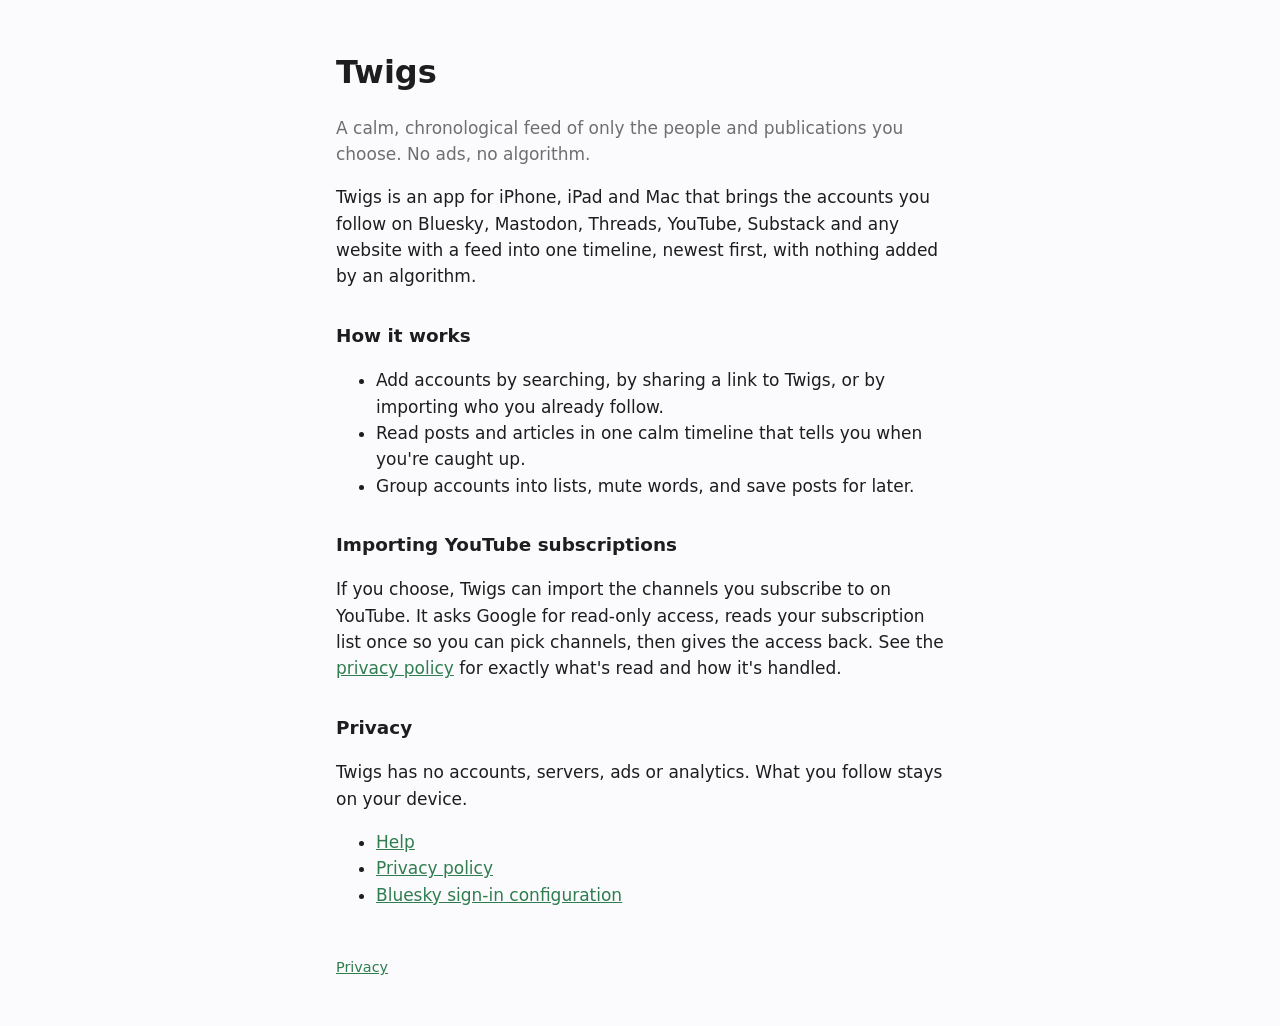
<file: index.html>
<!doctype html>
<html lang="en">
<head>
  <meta charset="utf-8">
  <meta name="viewport" content="width=device-width, initial-scale=1">
  <title>Twigs</title>
  <link rel="stylesheet" href="style.css">
</head>
<body>
  <h1>Twigs</h1>
  <p class="lede">A calm, chronological feed of only the people and publications you choose. No ads, no algorithm.</p>
  <p>Twigs is an app for iPhone, iPad and Mac that brings the accounts you follow on Bluesky, Mastodon, Threads,
  YouTube, Substack and any website with a feed into one timeline, newest first, with nothing added by an algorithm.</p>
  <h2>How it works</h2>
  <ul>
    <li>Add accounts by searching, by sharing a link to Twigs, or by importing who you already follow.</li>
    <li>Read posts and articles in one calm timeline that tells you when you're caught up.</li>
    <li>Group accounts into lists, mute words, and save posts for later.</li>
  </ul>
  <h2>Importing YouTube subscriptions</h2>
  <p>If you choose, Twigs can import the channels you subscribe to on YouTube. It asks Google for read-only access,
  reads your subscription list once so you can pick channels, then gives the access back. See the
  <a href="privacy.html#google-user-data">privacy policy</a> for exactly what's read and how it's handled.</p>
  <h2>Privacy</h2>
  <p>Twigs has no accounts, servers, ads or analytics. What you follow stays on your device.</p>
  <ul>
    <li><a href="support.html">Help</a></li>
    <li><a href="privacy.html">Privacy policy</a></li>
    <li><a href="oauth/client-metadata.json">Bluesky sign-in configuration</a></li>
  </ul>
  <footer><a href="privacy.html">Privacy</a></footer>
</body>
</html>
</file>
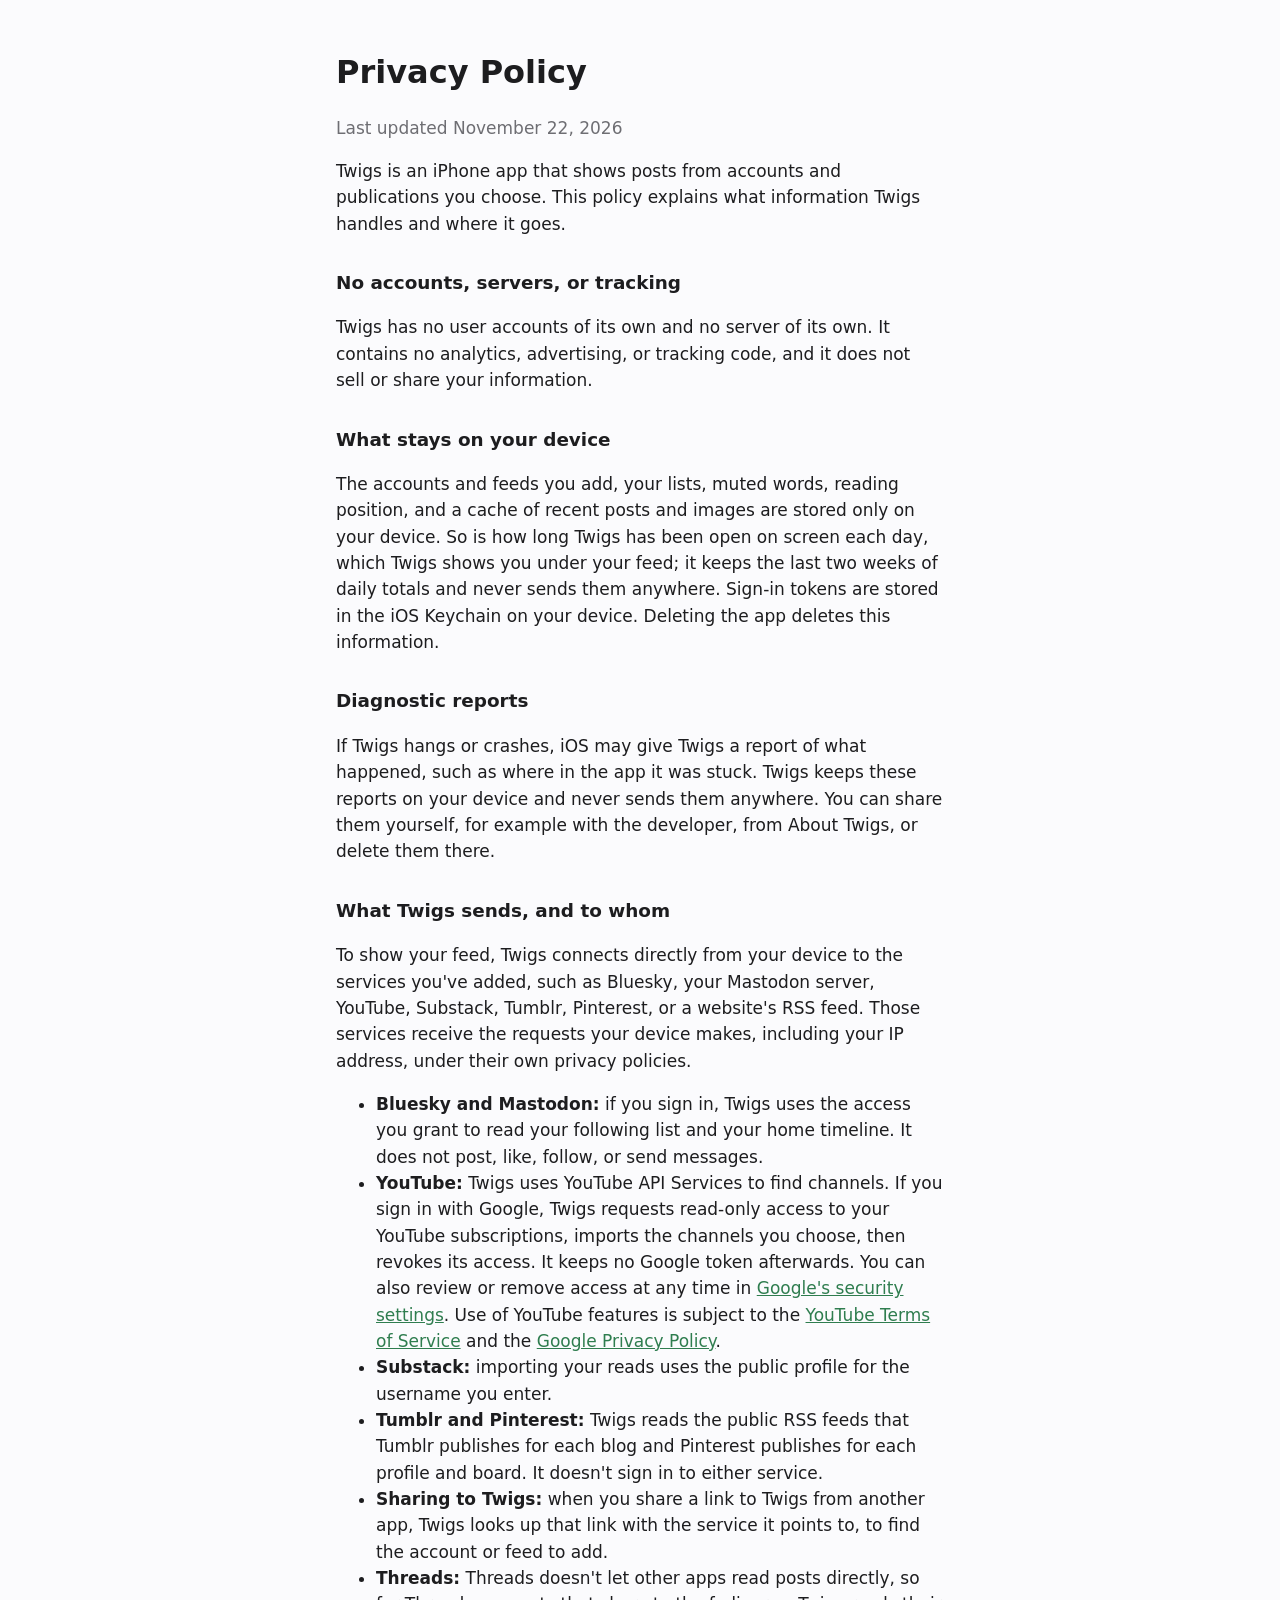
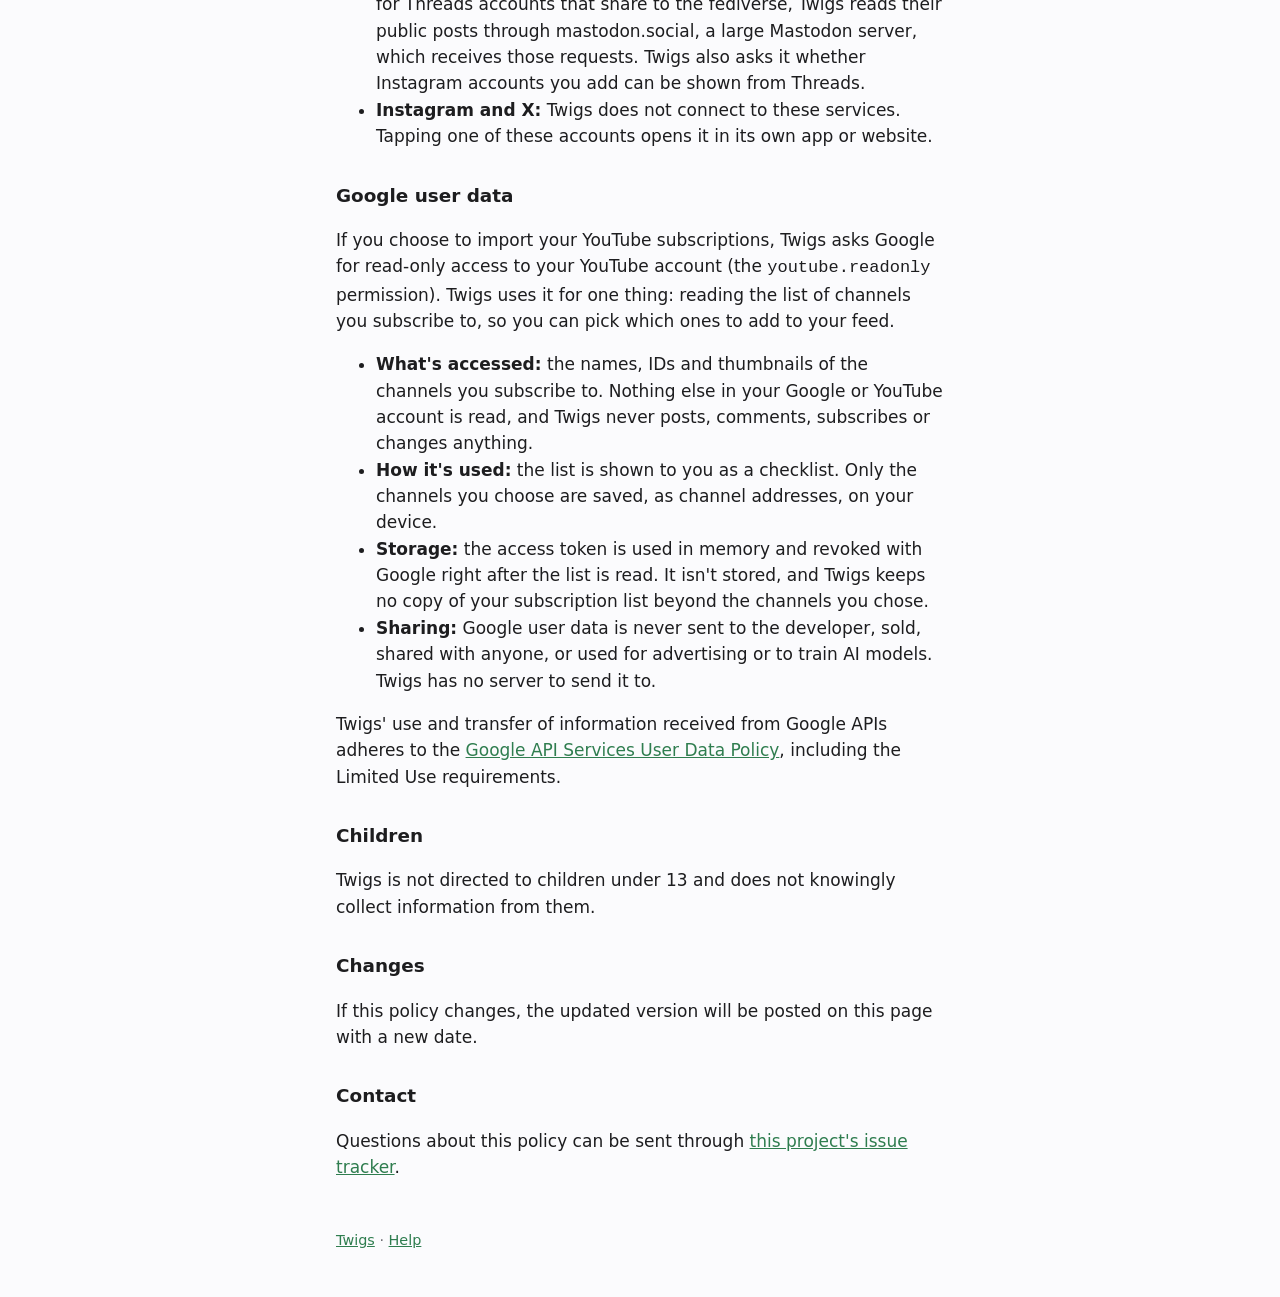
<file: privacy.html>
<!doctype html>
<html lang="en">
<head>
  <meta charset="utf-8">
  <meta name="viewport" content="width=device-width, initial-scale=1">
  <title>Twigs Privacy Policy</title>
  <link rel="stylesheet" href="style.css">
</head>
<body>
  <h1>Privacy Policy</h1>
  <p class="muted">Last updated November 22, 2026</p>

  <p>Twigs is an iPhone app that shows posts from accounts and publications you choose. This policy explains what
  information Twigs handles and where it goes.</p>

  <h2>No accounts, servers, or tracking</h2>
  <p>Twigs has no user accounts of its own and no server of its own. It contains no analytics, advertising, or
  tracking code, and it does not sell or share your information.</p>

  <h2>What stays on your device</h2>
  <p>The accounts and feeds you add, your lists, muted words, reading position, and a cache of recent posts and
  images are stored only on your device. So is how long Twigs has been open on screen each day, which Twigs
  shows you under your feed; it keeps the last two weeks of daily totals and never sends them anywhere. Sign-in
  tokens are stored in the iOS Keychain on your device. Deleting the app deletes this information.</p>

  <h2>Diagnostic reports</h2>
  <p>If Twigs hangs or crashes, iOS may give Twigs a report of what happened, such as where in the app it
  was stuck. Twigs keeps these reports on your device and never sends them anywhere. You can share them
  yourself, for example with the developer, from About Twigs, or delete them there.</p>

  <h2>What Twigs sends, and to whom</h2>
  <p>To show your feed, Twigs connects directly from your device to the services you've added, such as Bluesky,
  your Mastodon server, YouTube, Substack, Tumblr, Pinterest, or a website's RSS feed. Those services receive the
  requests your device makes, including your IP address, under their own privacy policies.</p>
  <ul>
    <li><strong>Bluesky and Mastodon:</strong> if you sign in, Twigs uses the access you grant to read your following
    list and your home timeline. It does not post, like, follow, or send messages.</li>
    <li><strong>YouTube:</strong> Twigs uses YouTube API Services to find channels. If you sign in with Google,
    Twigs requests read-only access to your YouTube subscriptions, imports the channels you choose, then revokes its
    access. It keeps no Google token afterwards. You can also review or remove access at any time in
    <a href="https://security.google.com/settings/security/permissions">Google's security settings</a>. Use of
    YouTube features is subject to the <a href="https://www.youtube.com/t/terms">YouTube Terms of Service</a> and the
    <a href="https://policies.google.com/privacy">Google Privacy Policy</a>.</li>
    <li><strong>Substack:</strong> importing your reads uses the public profile for the username you enter.</li>
    <li><strong>Tumblr and Pinterest:</strong> Twigs reads the public RSS feeds that Tumblr publishes for each blog
    and Pinterest publishes for each profile and board. It doesn't sign in to either service.</li>
    <li><strong>Sharing to Twigs:</strong> when you share a link to Twigs from another app, Twigs looks up that link
    with the service it points to, to find the account or feed to add.</li>
    <li><strong>Threads:</strong> Threads doesn't let other apps read posts directly, so for Threads accounts that
    share to the fediverse, Twigs reads their public posts through mastodon.social, a large Mastodon server, which
    receives those requests. Twigs also asks it whether Instagram accounts you add can be shown from Threads.</li>
    <li><strong>Instagram and X:</strong> Twigs does not connect to these services. Tapping one of these accounts
    opens it in its own app or website.</li>
  </ul>

  <h2 id="google-user-data">Google user data</h2>
  <p>If you choose to import your YouTube subscriptions, Twigs asks Google for read-only access to your YouTube
  account (the <code>youtube.readonly</code> permission). Twigs uses it for one thing: reading the list of channels you
  subscribe to, so you can pick which ones to add to your feed.</p>
  <ul>
    <li><strong>What's accessed:</strong> the names, IDs and thumbnails of the channels you subscribe to. Nothing
    else in your Google or YouTube account is read, and Twigs never posts, comments, subscribes or changes anything.</li>
    <li><strong>How it's used:</strong> the list is shown to you as a checklist. Only the channels you choose are saved,
    as channel addresses, on your device.</li>
    <li><strong>Storage:</strong> the access token is used in memory and revoked with Google right after the list is
    read. It isn't stored, and Twigs keeps no copy of your subscription list beyond the channels you chose.</li>
    <li><strong>Sharing:</strong> Google user data is never sent to the developer, sold, shared with anyone, or used
    for advertising or to train AI models. Twigs has no server to send it to.</li>
  </ul>
  <p>Twigs' use and transfer of information received from Google APIs adheres to the
  <a href="https://developers.google.com/terms/api-services-user-data-policy">Google API Services User Data
  Policy</a>, including the Limited Use requirements.</p>

  <h2>Children</h2>
  <p>Twigs is not directed to children under 13 and does not knowingly collect information from them.</p>

  <h2>Changes</h2>
  <p>If this policy changes, the updated version will be posted on this page with a new date.</p>

  <h2>Contact</h2>
  <p>Questions about this policy can be sent through
  <a href="https://github.com/elliottgriff/twigs-site/issues">this project's issue tracker</a>.</p>

  <footer><a href="index.html">Twigs</a> · <a href="support.html">Help</a></footer>
</body>
</html>
</file>
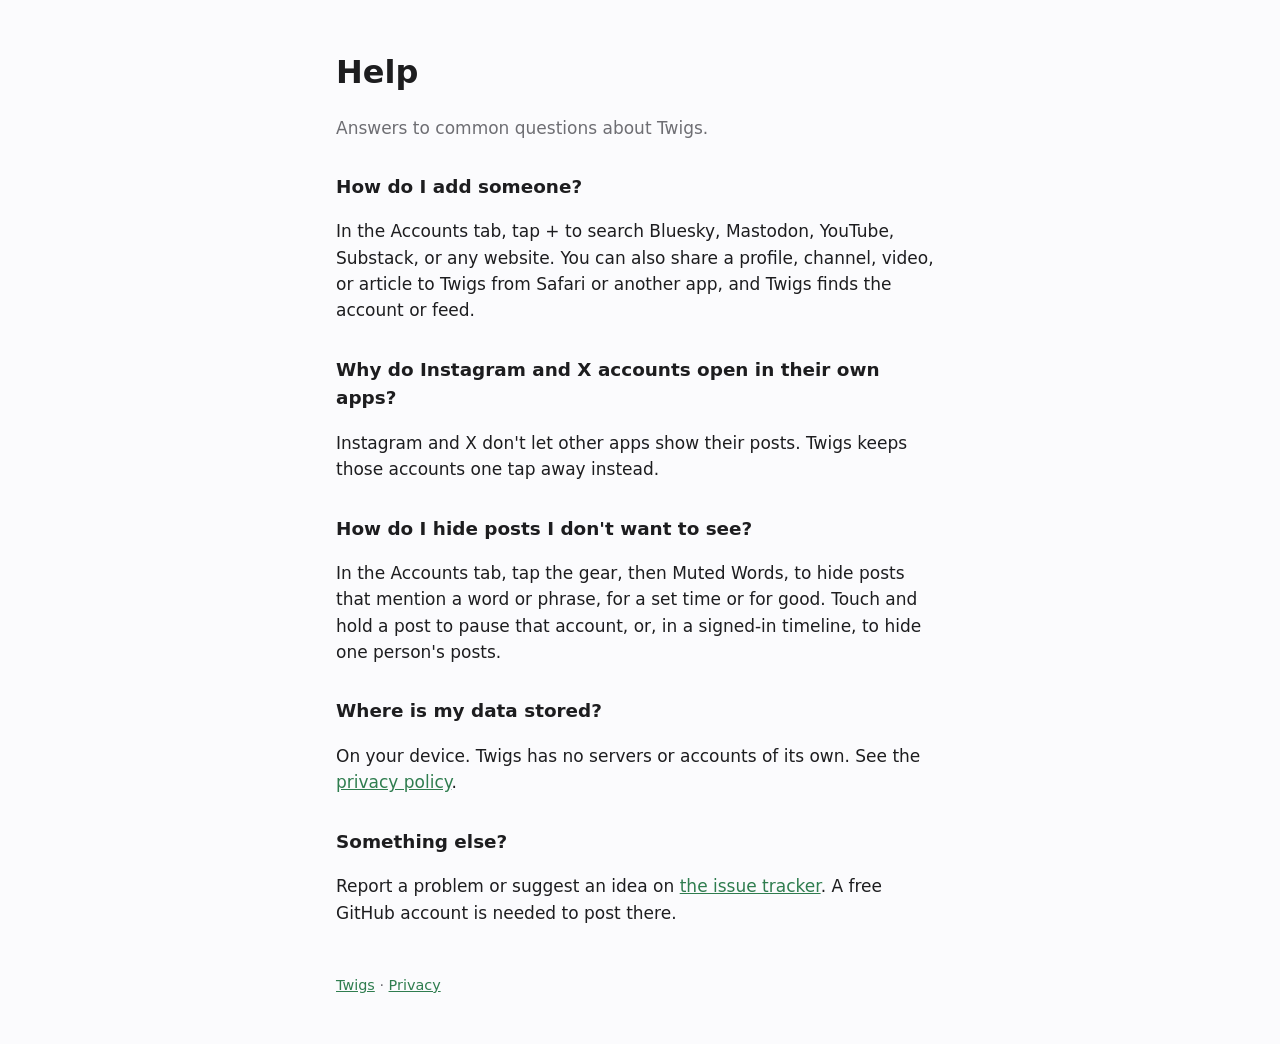
<file: support.html>
<!doctype html>
<html lang="en">
<head>
  <meta charset="utf-8">
  <meta name="viewport" content="width=device-width, initial-scale=1">
  <title>Twigs Help</title>
  <link rel="stylesheet" href="style.css">
</head>
<body>
  <h1>Help</h1>
  <p class="lede">Answers to common questions about Twigs.</p>

  <h2>How do I add someone?</h2>
  <p>In the Accounts tab, tap + to search Bluesky, Mastodon, YouTube, Substack, or any website. You can also share a
  profile, channel, video, or article to Twigs from Safari or another app, and Twigs finds the account or feed.</p>

  <h2>Why do Instagram and X accounts open in their own apps?</h2>
  <p>Instagram and X don't let other apps show their posts. Twigs keeps those accounts one tap away instead.</p>

  <h2>How do I hide posts I don't want to see?</h2>
  <p>In the Accounts tab, tap the gear, then Muted Words, to hide posts that mention a word or phrase, for a set time
  or for good.
  Touch and hold a post to pause that account, or, in a signed-in timeline, to hide one person's posts.</p>

  <h2>Where is my data stored?</h2>
  <p>On your device. Twigs has no servers or accounts of its own. See the <a href="privacy.html">privacy policy</a>.</p>

  <h2>Something else?</h2>
  <p>Report a problem or suggest an idea on <a href="https://github.com/elliottgriff/twigs-site/issues">the issue
  tracker</a>. A free GitHub account is needed to post there.</p>

  <footer><a href="index.html">Twigs</a> · <a href="privacy.html">Privacy</a></footer>
</body>
</html>
</file>
<file: style.css>
:root { color-scheme: light dark; --text: #1d1d1f; --muted: #6e6e73; --bg: #fbfbfd; --accent: #2f7d4f; }
@media (prefers-color-scheme: dark) { :root { --text: #f5f5f7; --muted: #a1a1a6; --bg: #121214; --accent: #6cc58f; } }
body { font: 17px/1.55 -apple-system, BlinkMacSystemFont, system-ui, sans-serif; color: var(--text); background: var(--bg);
       max-width: 38rem; margin: 3rem auto; padding: 0 16px; }
h1 { font-size: 2rem; margin-bottom: .25rem; }
h2 { font-size: 1.15rem; margin-top: 2rem; }
p.lede, .muted { color: var(--muted); }
a { color: var(--accent); }
footer { margin-top: 3rem; font-size: .9rem; color: var(--muted); }
</file>
